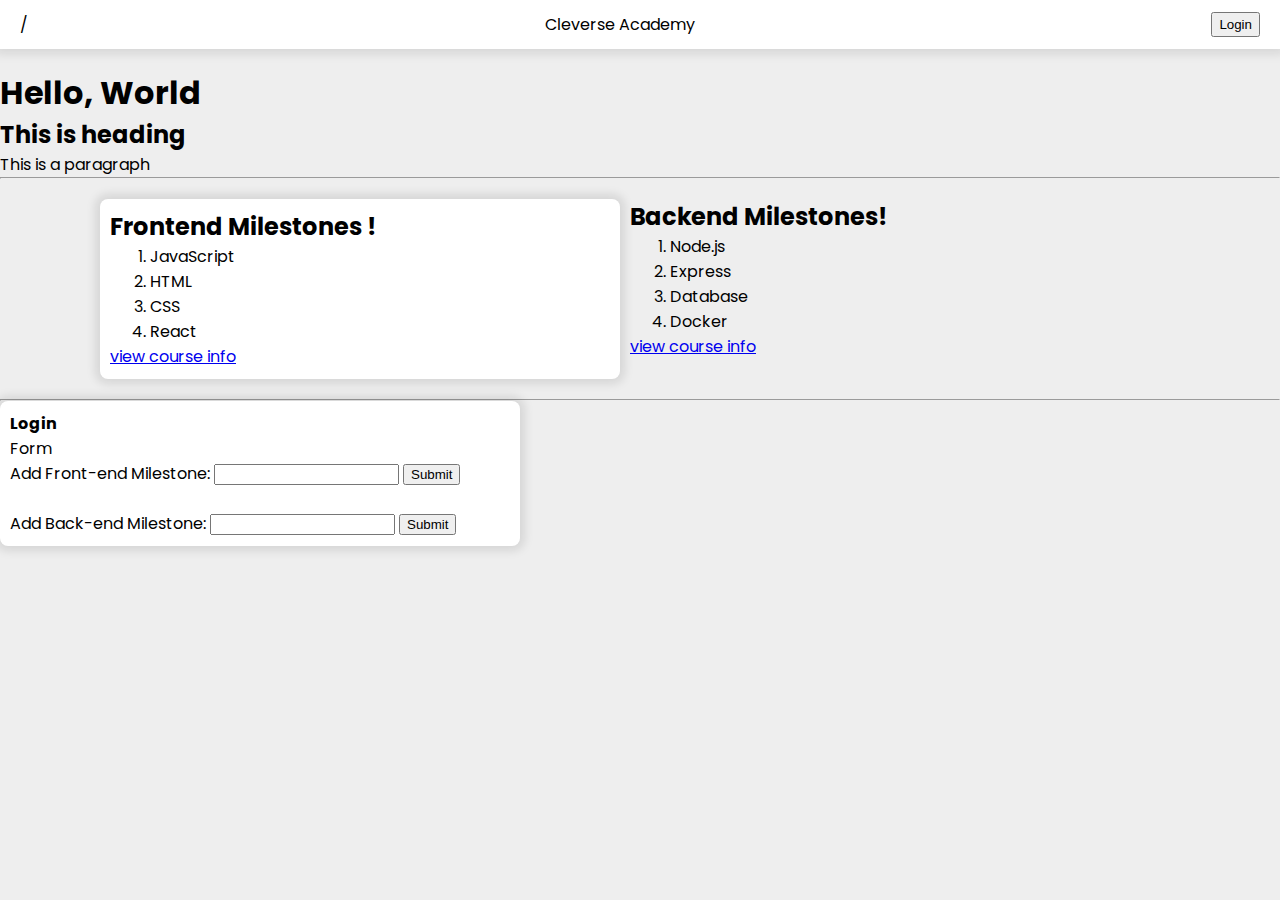
<file: index.html>
<!DOCTYPE html>
<html lang="en">
  <head>
    <meta charset="UTF-8" />
    <meta name="viewport" content="width=device-width, initial-scale=1.0" />
    <link rel="stylesheet" href="css.css" />
    <script src="script.js"></script>
    <title>Document</title>
  </head>
  <body>
    <nav>
      /
      <p>Cleverse Academy</p>
      <button>Login</button>
    </nav>
    <h1>Hello, World</h1>
    <h2>This is heading</h2>
    <p>This is a paragraph</p>
    <hr />

    <!-- * Frotend Milestones -->
    <div class="milestone-container">
      <div class="milestone-card">
        <h2>Frontend Milestones !</h2>
        <ol id="frontend-milestone">
          <li>JavaScript</li>
          <li>HTML</li>
          <li>CSS</li>
          <li>React</li>
        </ol>
        <a href="https://academy.cleverse.com/">view course info</a>
      </div>

      <!-- * Backend Milestones -->
      <div>
        <h2>Backend Milestones!</h2>
        <ol id="backend-milestone">
          <li>Node.js</li>
          <li>Express</li>
          <li>Database</li>
          <li>Docker</li>
        </ol>
        <a href="https://academy.cleverse.com/">view course info</a>
      </div>
    </div>
    <hr />
    <div class="milestone-card">
      <h4>Login</h4>
      <!-- <form>
        <label for="username">Username:</label>
        <input class="input" type="text" id="username" required />
    </br>

        <label for="email">Email:</label>
        <input class="input" type="email" id="email" required />
    </br>

        <label for="password">Password:</label>
        <input class="input" type="password" id="password" required />
    </br>

        <button class="button" type="submit">Login</button>
    </br>
      </form> -->
      <p>Form</p>
      <form>
        <label for="frontend">Add Front-end Milestone:</label>
        <input type="text" id="frontend" />
        <button id="add-front">Submit</button>
      </form>
      <br />
      <form>
        <label for="backend">Add Back-end Milestone:</label>
        <input type="text" id="backend" />
        <button id="add-back">Submit</button>
      </form>
    </div>
  </body>
</html>
</file>
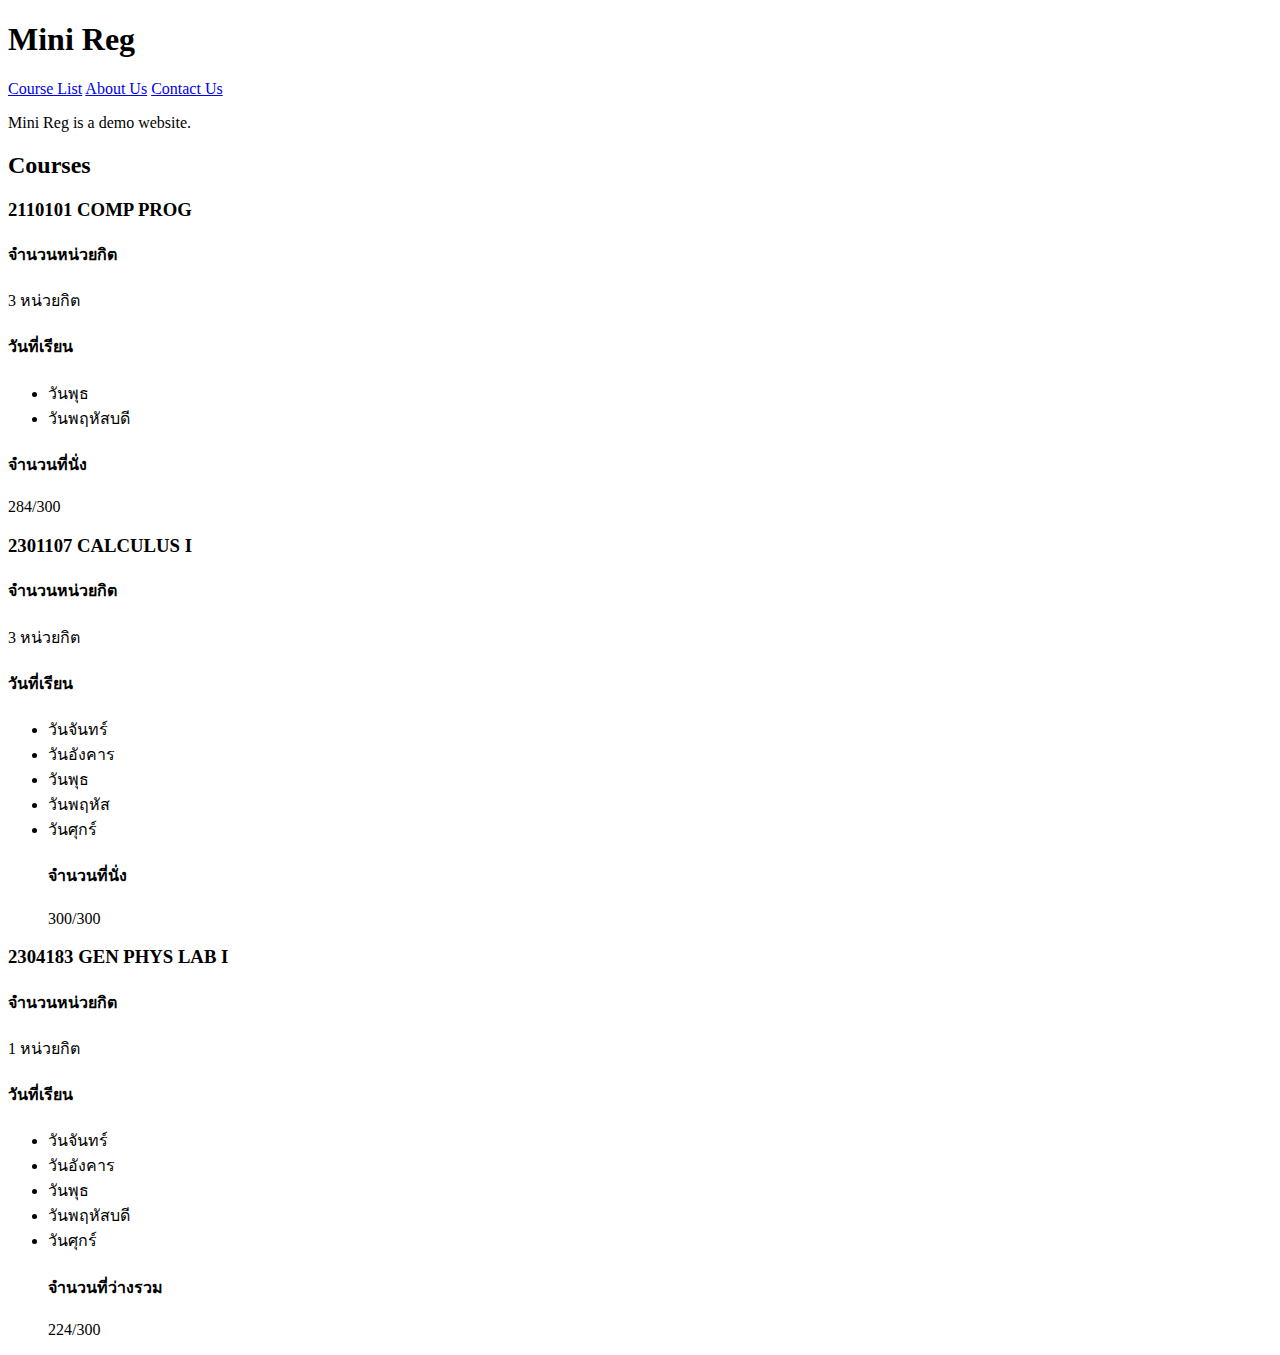
<file: hands-on-1/index.html>
<!DOCTYPE html>
<html lang="en">
  <head>
    <meta charset="UTF-8" />
    <meta name="viewport" content="width=device-width, initial-scale=1.0" />
    <title>Document</title>
  </head>
  <body>
    <head></head>
    <h1>Mini Reg</h1>

<div>
      <a href="index.html">Course List</a>
      <a href="about.html">About Us</a>
      <a href="contac.html">Contact Us</a>
</div>

<p>Mini Reg is a demo website.</p>
      <h2>Courses</h2>

    <div>
        <h3>2110101 COMP PROG</h3>
        <h4>จำนวนหน่วยกิต</h4>
        <p>3 หน่วยกิต</p>
        <h4>วันที่เรียน</h4>
        <ul>
          <li>วันพุธ</li>
          <li>วันพฤหัสบดี</li>
        </ul>
        <h4>จำนวนที่นั่ง</h4>
        <p>284/300</p>
        <div>
    <h3>2301107 CALCULUS I</h3>
    <h4>จำนวนหน่วยกิต</h4>
    <p>3 หน่วยกิต</p>
    <h4>วันที่เรียน</h4>
    <ul>
    <li>วันจันทร์</li>
    <li>วันอังคาร</li>
    <li>วันพุธ</li>
    <li>วันพฤหัส</li>
    <li>วันศุกร์</li>
<h4>จำนวนที่นั่ง</h4>
<p>300/300</p>
    </ul>
<div>
            <h3>2304183 GEN PHYS LAB I</h3>
            <h4>จำนวนหน่วยกิต</h4>
            <p>1 หน่วยกิต</p>
            <h4>วันที่เรียน</h4>
            <ul>
              <li>วันจันทร์</li>
              <li>วันอังคาร</li>
              <li>วันพุธ</li>
              <li>วันพฤหัสบดี</li>
              <li>วันศุกร์</li>
<h4>จำนวนที่ว่างรวม</h4>
<p>224/300</p>
            </ul>
          </div>
        </div>
      </div>
    </header>
  </body>
</html>
</file>
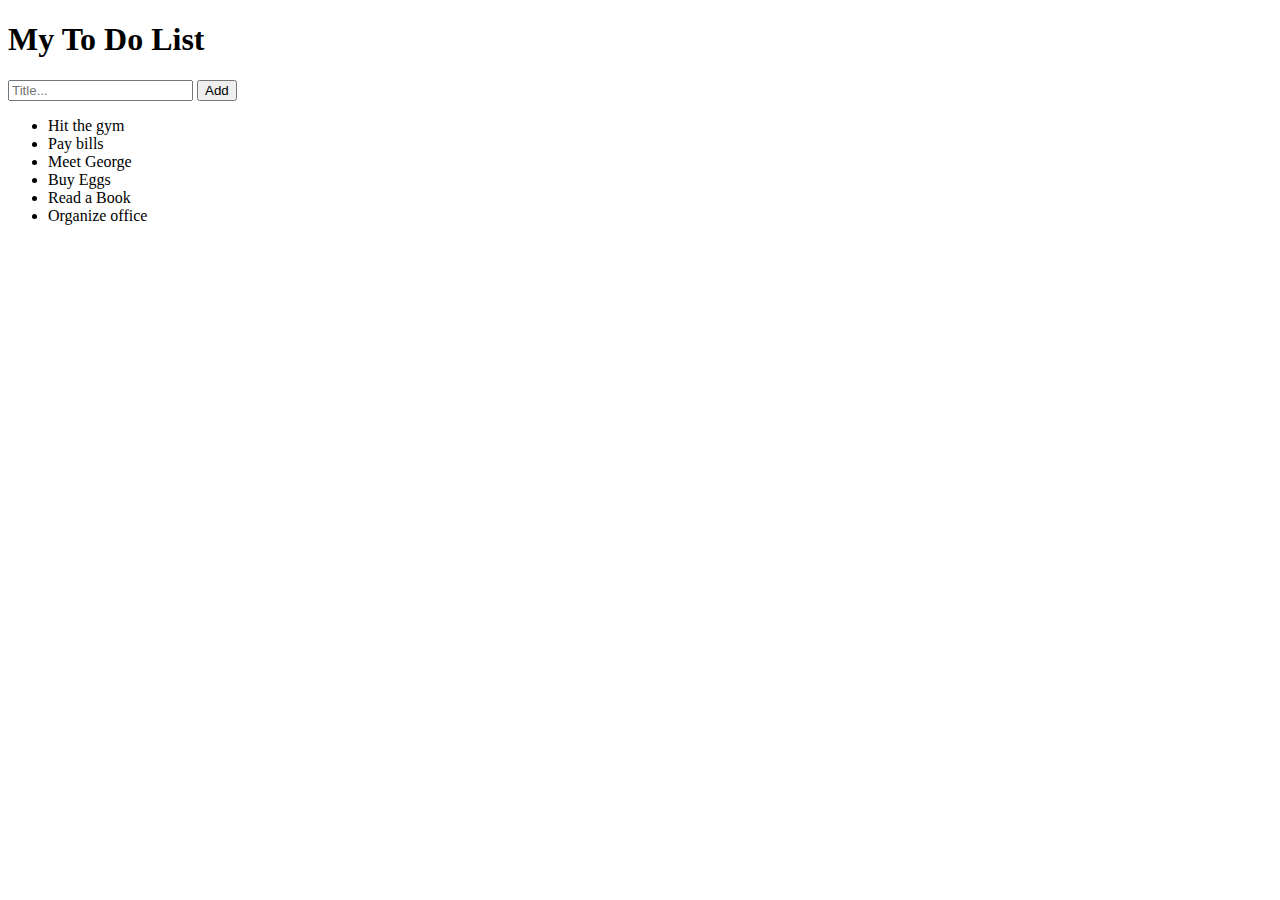
<file: hands-on-5/index.html>
<!DOCTYPE html>
<html lang="en">
  <head>
    <meta charset="UTF-8" />
    <meta name="viewport" content="width=device-width, initial-scale=1.0" />
    <link rel="stylesheet" href="styleline.css" />
    <title>To Do List</title>
    <script src="scriptt.js"></script>
  </head>
  <body>
    <div class="head">
      <h1>My To Do List</h1>
      <form>
        <label for="MyToDoList"></label>
        <input type="text" id="Mytdl" placeholder="Title..." />
        <button id="add-button">Add</button>
      </form>
    </div>
    <div>
      <ul id="to-do-list">
        <li>Hit the gym</li>
        <li>Pay bills</li>
        <li>Meet George</li>
        <li>Buy Eggs</li>
        <li>Read a Book</li>
        <li>Organize office</li>
      </ul>
    </div>
  </body>
</html>
</file>
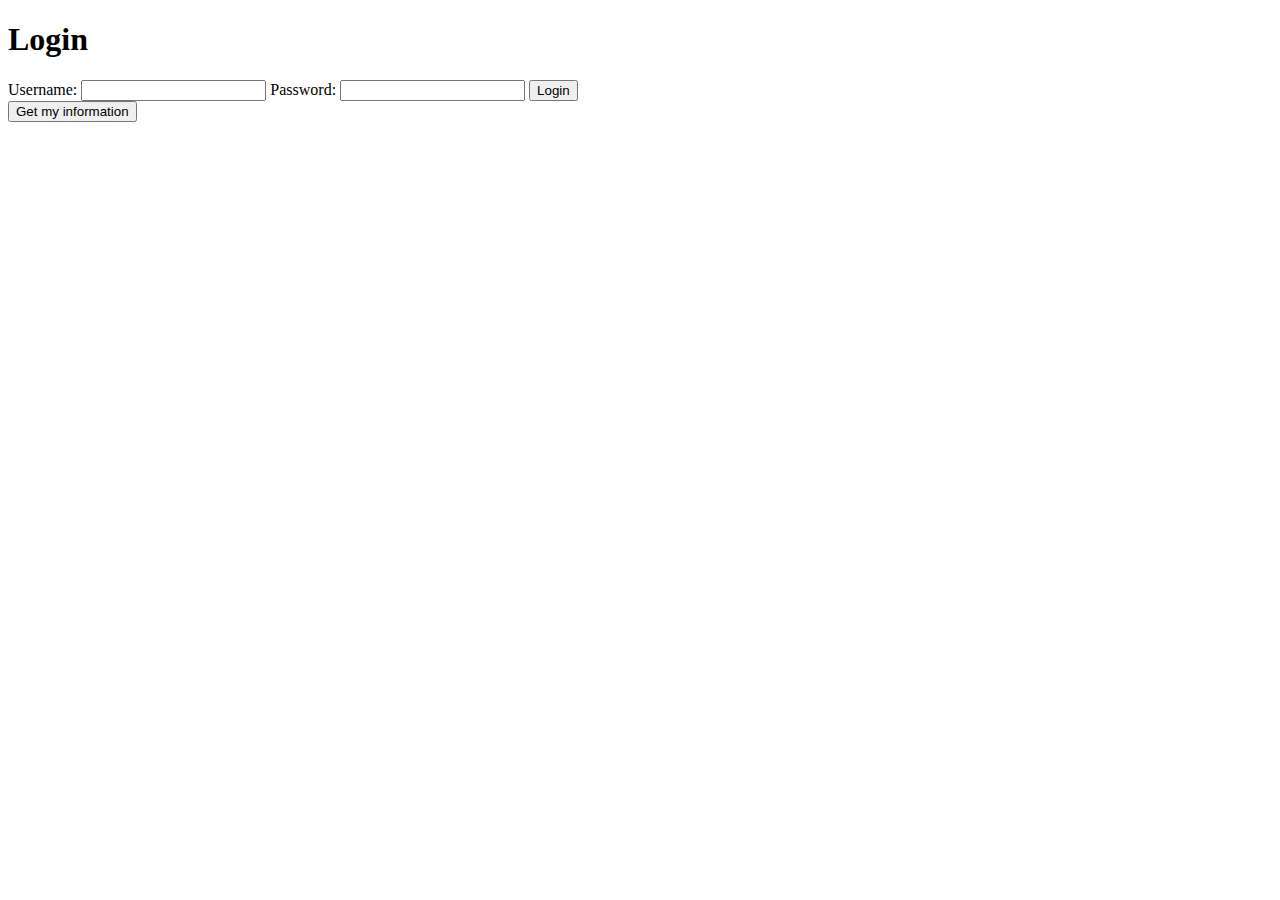
<file: hands-on-7/index.html>
<!DOCTYPE html>
<html lang="en">
  <head>
    <meta charset="UTF-8" />
    <meta http-equiv="X-UA-Compatible" content="IE=edge" />
    <meta name="viewport" content="width=device-width, initial-scale=1.0" />
    <title>Document</title>
    <script src="script.js"></script>
  </head>
  <body>
    <h1>Login</h1>
    <form>
      <label for="username">Username:</label>
      <input type="text" id="username" />

      <label for="password">Password:</label>
      <input type="password" id="password" />

      <button id="submit">Login</button>
    </form>
    <button id="get-info">Get my information</button>
  </body>
</html>
</file>
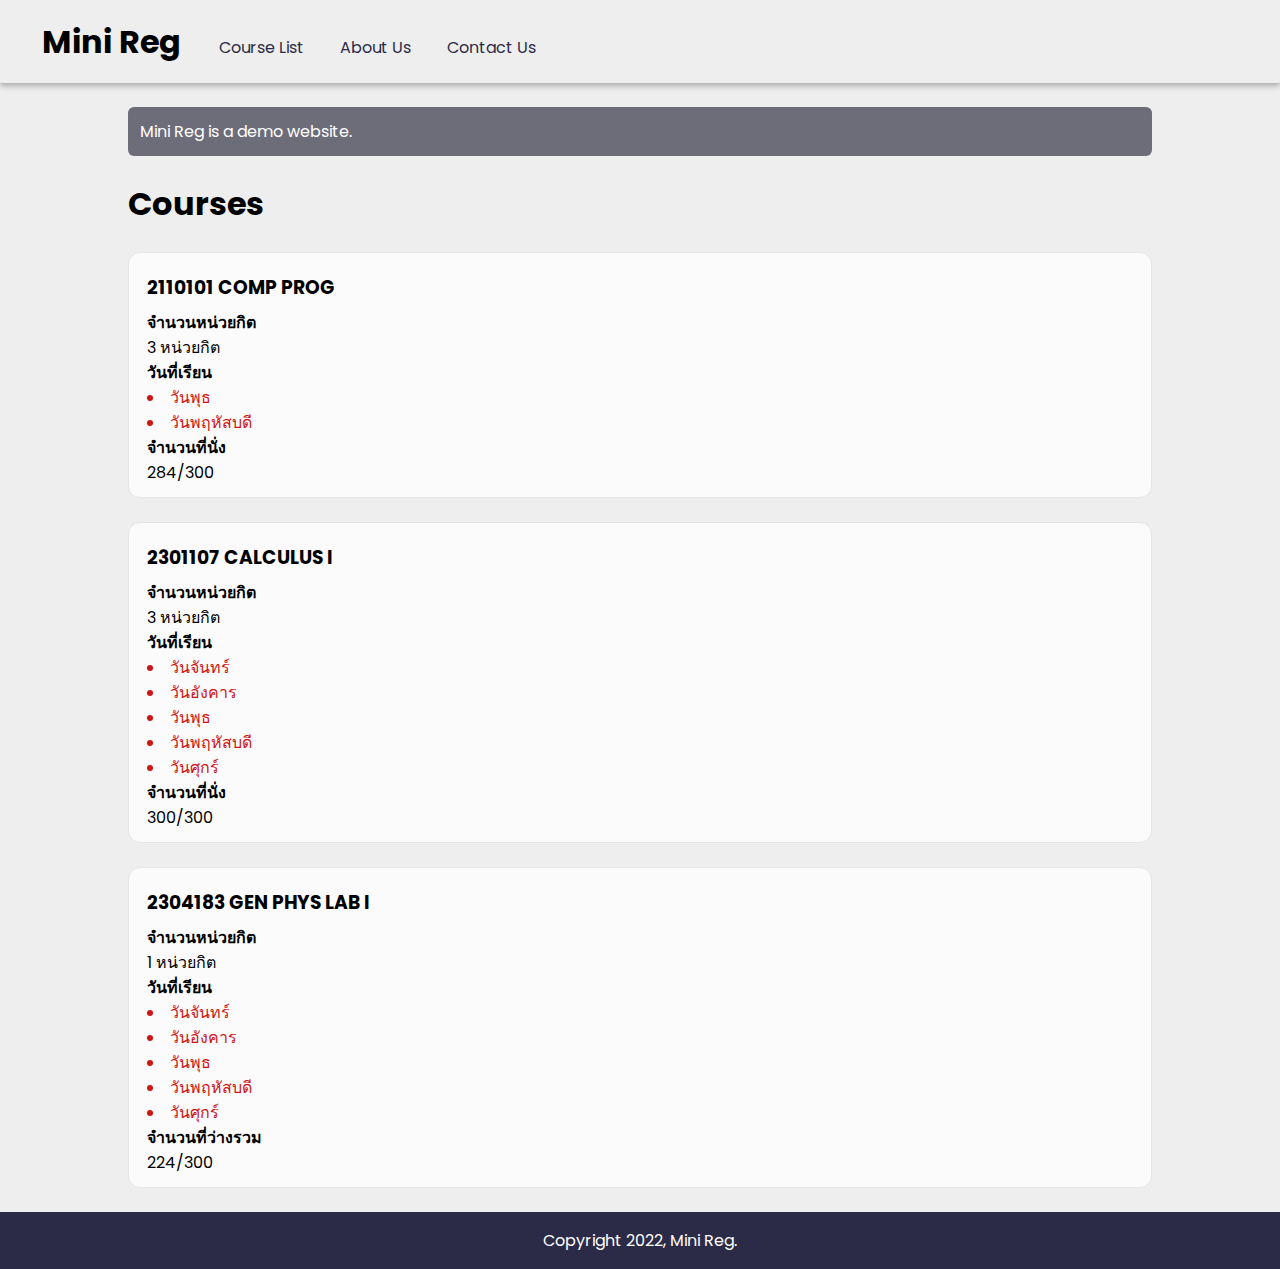
<file: hands-on-2/index2.html>
<!DOCTYPE html>
<html lang="en">
  <head>
    <title>Mini Reg</title>
    <meta charset="UTF-8" />
    <meta name="viewport" content="width=device-width, initial-scale=1.0" />
    <link rel="stylesheet" href="style.css" />
    <script src="script.js" defer></script>
  </head>
  <body>
    <header class="site-header">
      <h1 class="site-title">Mini Reg</h1>

      <nav class="site-nav">
        <a href="index.html" class="nav-link">Course List</a>
        <a href="about.html" class="nav-link">About Us</a>
        <a href="contact.html" class="nav-link">Contact Us </a>
      </nav>
    </header>

    <main class="site-main">
      <p class="alert">Mini Reg is a demo website.</p>

      <h2>Courses</h2>

      <section class="course">
        <h3>2110101 COMP PROG</h3>
        <h4>จำนวนหน่วยกิต</h4>
        <p>3 หน่วยกิต</p>
        <h4>วันที่เรียน</h4>
        <ul>
          <li>วันพุธ</li>
          <li>วันพฤหัสบดี</li>
        </ul>
        <h4>จำนวนที่นั่ง</h4>
        <p>284/300</p>
      </section>

      <section class="course">
        <h3>2301107 CALCULUS I</h3>
        <h4>จำนวนหน่วยกิต</h4>
        <p>3 หน่วยกิต</p>
        <h4>วันที่เรียน</h4>
        <ul>
          <li>วันจันทร์</li>
          <li>วันอังคาร</li>
          <li>วันพุธ</li>
          <li>วันพฤหัสบดี</li>
          <li>วันศุกร์</li>
        </ul>
        <h4>จำนวนที่นั่ง</h4>
        <p>300/300</p>
      </section>

      <section class="course">
        <h3>2304183 GEN PHYS LAB I</h3>
        <h4>จำนวนหน่วยกิต</h4>
        <p>1 หน่วยกิต</p>
        <h4>วันที่เรียน</h4>
        <ul>
          <li>วันจันทร์</li>
          <li>วันอังคาร</li>
          <li>วันพุธ</li>
          <li>วันพฤหัสบดี</li>
          <li>วันศุกร์</li>
        </ul>
        <h4>จำนวนที่ว่างรวม</h4>
        <p>224/300</p>
      </section>
    </main>

    <footer class="site-footer">Copyright 2022, Mini Reg.</footer>
  </body>
</html>
</file>
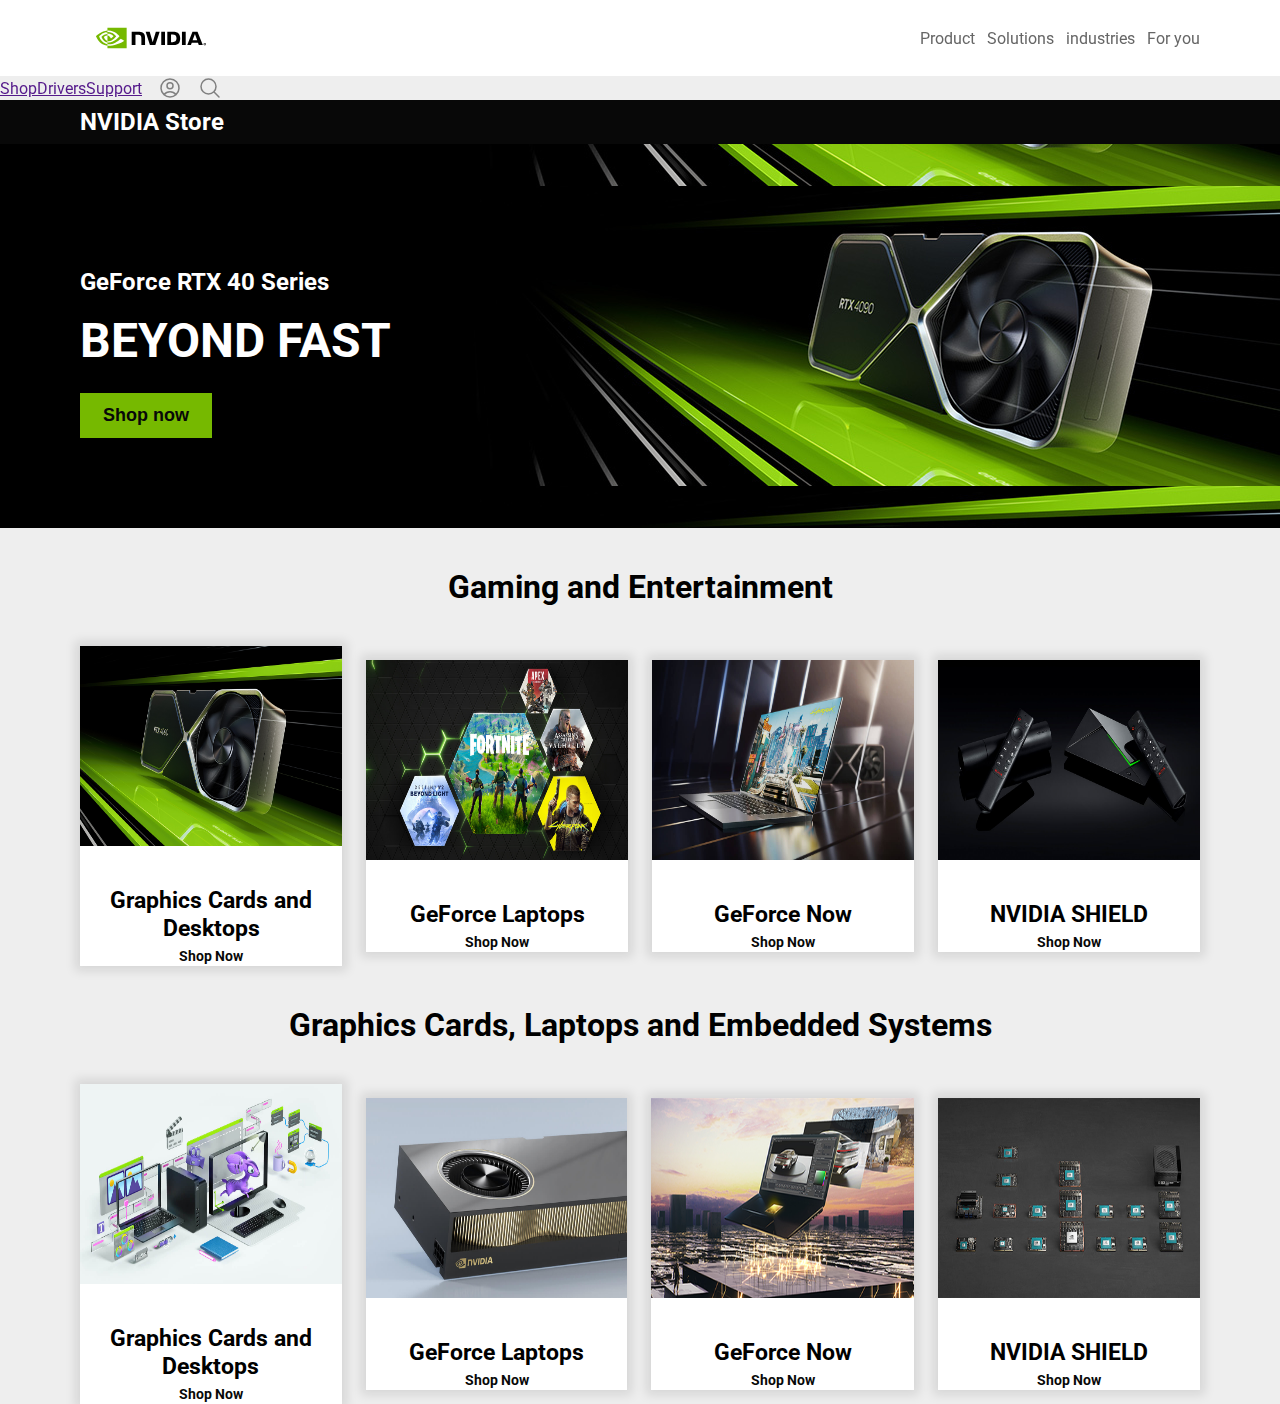
<file: hands-on-3/nvidia2.html>
<!DOCTYPE html>
<html lang="en">
  <head>
    <meta charset="UTF-8" />
    <meta name="viewport" content="width=device-width, initial-scale=1.0" />
    <link rel="stylesheet" href="styles.css" />
    <title>NVIDIA Store - Graphics Cards, Laptops, Gaming, Networking</title>
  </head>
  <body>
    <header id="header">
      <div class="primary-menu">
          <svg
          class="logo"
          enable-background="new 0 0 974.7 179.7"
          version="1.1"
          viewBox="0 0 974.7 179.7"
          xml:space="preserve"
          xmlns="http://www.w3.org/2000/svg"
          width="110"
          height="44"
        >
          <title></title>
          <path
            d="m962.1 144.1v-2.7h1.7c0.9 0 2.2 0.1 2.2 1.2s-0.7 1.5-1.8 1.5h-2.1m0 1.9h1.2l2.7 4.7h2.9l-3-4.9c1.5 0.1 2.7-1 2.8-2.5v-0.4c0-2.6-1.8-3.4-4.8-3.4h-4.3v11.2h2.5v-4.7m12.6-0.9c0-6.6-5.1-10.4-10.8-10.4s-10.8 3.8-10.8 10.4 5.1 10.4 10.8 10.4 10.8-3.8 10.8-10.4m-3.2 0c0.2 4.2-3.1 7.8-7.3 8h-0.3c-4.4 0.2-8.1-3.3-8.3-7.7s3.3-8.1 7.7-8.3 8.1 3.3 8.3 7.7c-0.1 0.1-0.1 0.2-0.1 0.3z"
          ></path>
          ๘๘๙๙๙๙๙
          <path
            d="m578.2 34v118h33.3v-118h-33.3zm-262-0.2v118.1h33.6v-91.7l26.2 0.1c8.6 0 14.6 2.1 18.7 6.5 5.3 5.6 7.4 14.7 7.4 31.2v53.9h32.6v-65.2c0-46.6-29.7-52.9-58.7-52.9h-59.8zm315.7 0.2v118h54c28.8 0 38.2-4.8 48.3-15.5 7.2-7.5 11.8-24.1 11.8-42.2 0-16.6-3.9-31.4-10.8-40.6-12.2-16.5-30-19.7-56.6-19.7h-46.7zm33 25.6h14.3c20.8 0 34.2 9.3 34.2 33.5s-13.4 33.6-34.2 33.6h-14.3v-67.1zm-134.7-25.6l-27.8 93.5-26.6-93.5h-36l38 118h48l38.4-118h-34zm231.4 118h33.3v-118h-33.3v118zm93.4-118l-46.5 117.9h32.8l7.4-20.9h55l7 20.8h35.7l-46.9-117.8h-44.5zm21.6 21.5l20.2 55.2h-41l20.8-55.2z"
          ></path>
          <path
            fill="#76B900"
            d="m101.3 53.6v-16.2c1.6-0.1 3.2-0.2 4.8-0.2 44.4-1.4 73.5 38.2 73.5 38.2s-31.4 43.6-65.1 43.6c-4.5 0-8.9-0.7-13.1-2.1v-49.2c17.3 2.1 20.8 9.7 31.1 27l23.1-19.4s-16.9-22.1-45.3-22.1c-3-0.1-6 0.1-9 0.4m0-53.6v24.2l4.8-0.3c61.7-2.1 102 50.6 102 50.6s-46.2 56.2-94.3 56.2c-4.2 0-8.3-0.4-12.4-1.1v15c3.4 0.4 6.9 0.7 10.3 0.7 44.8 0 77.2-22.9 108.6-49.9 5.2 4.2 26.5 14.3 30.9 18.7-29.8 25-99.3 45.1-138.7 45.1-3.8 0-7.4-0.2-11-0.6v21.1h170.2v-179.7h-170.4zm0 116.9v12.8c-41.4-7.4-52.9-50.5-52.9-50.5s19.9-22 52.9-25.6v14h-0.1c-17.3-2.1-30.9 14.1-30.9 14.1s7.7 27.3 31 35.2m-73.5-39.5s24.5-36.2 73.6-40v-13.2c-54.4 4.4-101.4 50.4-101.4 50.4s26.6 77 101.3 84v-14c-54.8-6.8-73.5-67.2-73.5-67.2z"
          ></path>
        </svg>
          <nav class="main-menu">
            <a href="">Product</a>
            <a href="">Solutions</a>
            <a href="">industries</a>
            <a href="">For you</a>
          </nav>
        </div>
        <div class="container">
          <nav class="support-menu">
            <a href="">Shop</a>
            <a href="">Drivers</a>
            <a href="">Support</a>
          </nav>
          <svg
            xmlns="http://www.w3.org/2000/svg"
            fill="none"
            viewBox="0 0 24 24"
            stroke-width="1.5"
            stroke="grey"
            style="width: 24px; height: 24px"
          >
            <path
              stroke-linecap="round"
              stroke-linejoin="round"
              d="M17.982 18.725A7.488 7.488 0 0012 15.75a7.488 7.488 0 00-5.982 2.975m11.963 0a9 9 0 10-11.963 0m11.963 0A8.966 8.966 0 0112 21a8.966 8.966 0 01-5.982-2.275M15 9.75a3 3 0 11-6 0 3 3 0 016 0z"
            />
          </svg>
          <svg
            xmlns="http://www.w3.org/2000/svg"
            fill="none"
            viewBox="0 0 24 24"
            stroke-width="1.5"
            stroke="grey"
            style="width: 24px; height: 24px"
          >
            <path
              stroke-linecap="round"
              stroke-linejoin="round"
              d="M21 21l-5.197-5.197m0 0A7.5 7.5 0 105.196 5.196a7.5 7.5 0 0010.607 10.607z"
            />
          </svg>
        </div>
      </div>
      <div class="secondary-menu">
        <h4>NVIDIA Store</h4>
      </div>
    </header>
    <section class="banner">
      <div class="banner-content">
        <h5>GeForce RTX 40 Series</h5>
        <h2>BEYOND FAST</h2>
        <button>Shop now</button>
      </div>
    </section>
    <section class="main-1">
      <h2>Gaming and Entertainment</h2>
      <div class="main-1-container">
        <div class="item">
          <img src="img/main-1.jpg" alt="game-1" />
          <div class="item-content">
            <h3>Graphics Cards and Desktops</h3>
            <a href="">Shop Now </a>
          </div>
        </div>
        <div class="item">
          <img src="img/main-2.jpg" alt="game-1" />
          <div class="item-content">
            <h3>GeForce Laptops</h3>
            <a href="">Shop Now </a>
          </div>
        </div>
        <div class="item">
          <img src="img/main-3.jpg" alt="game-1" />
          <div class="item-content">
            <h3>GeForce Now</h3>
            <a href="">Shop Now </a>
          </div>
        </div>
        <div class="item">
          <img src="img/main-4.jpg" alt="game-1" />
          <div class="item-content">
            <h3>NVIDIA SHIELD</h3>
            <a href="">Shop Now </a>
          </div>
        </div>
      </div>
    </section>

    <section class="main-1">
      <h2>Graphics Cards, Laptops and Embedded Systems</h2>
      <div class="main-1-container">
        <div class="item">
          <img src="img/main-5.jpg" alt="game-1" />
          <div class="item-content">
            <h3>Graphics Cards and Desktops</h3>
            <a href="">Shop Now </a>
          </div>
        </div>
        <div class="item">
          <img src="img/main-6.jpg" alt="game-1" />
          <div class="item-content">
            <h3>GeForce Laptops</h3>
            <a href="">Shop Now </a>
          </div>
        </div>
        <div class="item">
          <img src="img/test2.jpg" alt="game-1" />
          <div class="item-content">
            <h3>GeForce Now</h3>
            <a href="">Shop Now </a>
          </div>
        </div>
        <div class="item">
          <img src="img/main-8.jpg" alt="game-1" />
          <div class="item-content">
            <h3>NVIDIA SHIELD</h3>
            <a href="">Shop Now </a>
          </div>
        </div>
      </div>
    </section>
   
  </body>
</html>
</file>
<file: css.css>
@import url("https://fonts.googleapis.com/css2?family=Lato:wght@400;700&family=Poppins:wght@400;700&display=swap");

* {
  margin: 0;
}

body {
  font-family: "Poppins", sans-serif;
  background-color: #eee;
}

nav {
  width: 100%;
  height: auto;
  padding: 12px 20px;
  background-color: white;
  box-shadow: 0 0 10px 5px rgb(0 0 0 / 0.1);
  box-sizing: border-box;

  display: flex;
  justify-content: space-between;

  margin-bottom: 20px;
}

.milestone-container {
  display: flex;
  gap: 10px;

  max-width: 1080px;

  margin: 20px auto;

  padding: 0 20px;
}

.milestone-card {
  background-color: white;
  box-shadow: 0 0 10px 5px rgb(0 0 0 / 0.1);
  width: 500px;
  height: auto;
  border-radius: 8px;
  padding: 10px;
}

a:hover {
  color: red;
}

@media (max-width: 764px) {
  .milestone-container {
    flex-direction: column;
    gap: 20px;
  }

  .milestone-card {
    width: 100%;
    box-sizing: border-box;
  }
}
</file>
<file: hands-on-5/styleline.css>
.keedmidline {
  text-decoration: line-through;
}
</file>
<file: hands-on-2/style.css>
@import url("https://fonts.googleapis.com/css2?family=Poppins:wght@400;700&display=swap");

* {
  margin: 0;
  padding: 0;
  box-sizing: border-box;
}

body {
  font-family: "Poppins", sans-serif;
  background-color: #eee;
}

h2 {
  font-size: 32px;
}

.site-header {
  padding: 17.5px 42px;
  box-shadow: 0px 2px 4px -1px rgb(0 0 0 / 12%),
    0px 4px 5px 0px rgb(0 0 0 / 12%), 0px 1px 10px 0px rgb(0 0 0 / 12%);
}

.site-title {
  display: inline-block;
}

.site-nav {
  display: inline-block;
  margin-left: 18px;
}

.nav-link {
  margin: 16px;
  text-decoration: none;
  color: #2c2b47;
}

.site-footer {
  background-color: #2c2b47;
  color: white;
  padding: 16px;
  text-align: center;
}

.site-main {
  width: 80%;
  margin: auto;
}

.alert {
  background-color: #6d6d7a;
  color: white;
  padding: 12px;
  margin: 24px 0;
  border-radius: 6px;
}

.course {
  background-color: #fbfbfb;
  padding: 12px 18px;
  margin: 24px 0;
  border-radius: 12px;
  border: 1px solid #e5e5e5;
}

.course h3 {
  margin: 8px 0;
}

.course ul {
  list-style-position: inside;
  color: #ce1515;
}
</file>
<file: hands-on-3/styles.css>
@import url("https://fonts.googleapis.com/css2?family=Roboto:wght@300;400;700&display=swap");

* {
  margin: 0;
}

body {
  background-color: #eee;
  font-family: "Roboto", sans-serif;
}

#header {
  position: sticky;
  top: 0;
}

/* primarymenu */

.primary-menu {
  background-color: #fff;
  width: 100%;
  height: auto;
  box-sizing: border-box;
  padding: 16px 80px;

  display: flex;
  align-items: center;
  justify-content: space-between;
  gap: 24px;
}

.container {
  display: flex;
  align-items: center;
}
.primary-menu img {
  width: 10%;
  margin-right: 24px;
}
.primary-menu a {
  text-decoration: none;
  margin-left: 8px;
  color: #666;
}

.support-menu {
  display: flex;
}

svg {
  margin-left: 16px;
}

/* secondarymenu */
.secondary-menu {
  background-color: #080808;
  width: 100%;
  height: auto;
  color: white;
  font-size: 24px;
  display: inline-block;
  padding: 8px 80px;
  font-weight: 200;
}

/* banner */
.banner {
  background-image: url("img/Banner.jpeg");
  background-position: center;
  width: 100%;
  height: 384px;
}
.banner-content {
  padding-top: 124px;
  padding-left: 80px;
}
.banner h5 {
  color: #fff;
  font-size: 24px;
  margin-bottom: 16px;
}

.banner h2 {
  color: #fff;
  font-size: 48px;
  margin-bottom: 24px;
}

.banner-content button {
  background-color: #76b900;
  color: #080808;
  font-weight: 700;
  font-size: 18px;
  padding: 12px 23px;
  border: none;
}

.main-1 {
  margin: auto;
  display: flex;
  flex-direction: column;
  align-items: center;
  justify-items: center;
}

/* main-1 */
.main-1 h2 {
  text-align: center;
  margin: 40px 0;
  font-size: 32px;
}

.main-1-container {
  display: flex;
  align-items: center;
  justify-items: center;
  gap: 24px;

  margin: 0 80px;
}

/* main-card */
.item {
  max-width: 25%;
  font-size: 20px;
  text-align: center;
  background-color: #fff;
  box-shadow: 0 0 10px 5px rgb(0 0 0 / 0.1);
  display: flex;
  flex-direction: column;
  justify-items: center;
  gap: 40px;
}

.item img {
  max-width: 100%;
  height: 200px;
}
ๅ .item .item-content {
  padding-left: 8px;
  padding-right: 8px;
  padding-bottom: 24px;

  display: flex;
  flex-direction: column;
  gap: 32px;
}

.item-content a {
  text-decoration: none;
  color: #080808;
  font-size: 14px;
  font-weight: bold;
}
</file>
